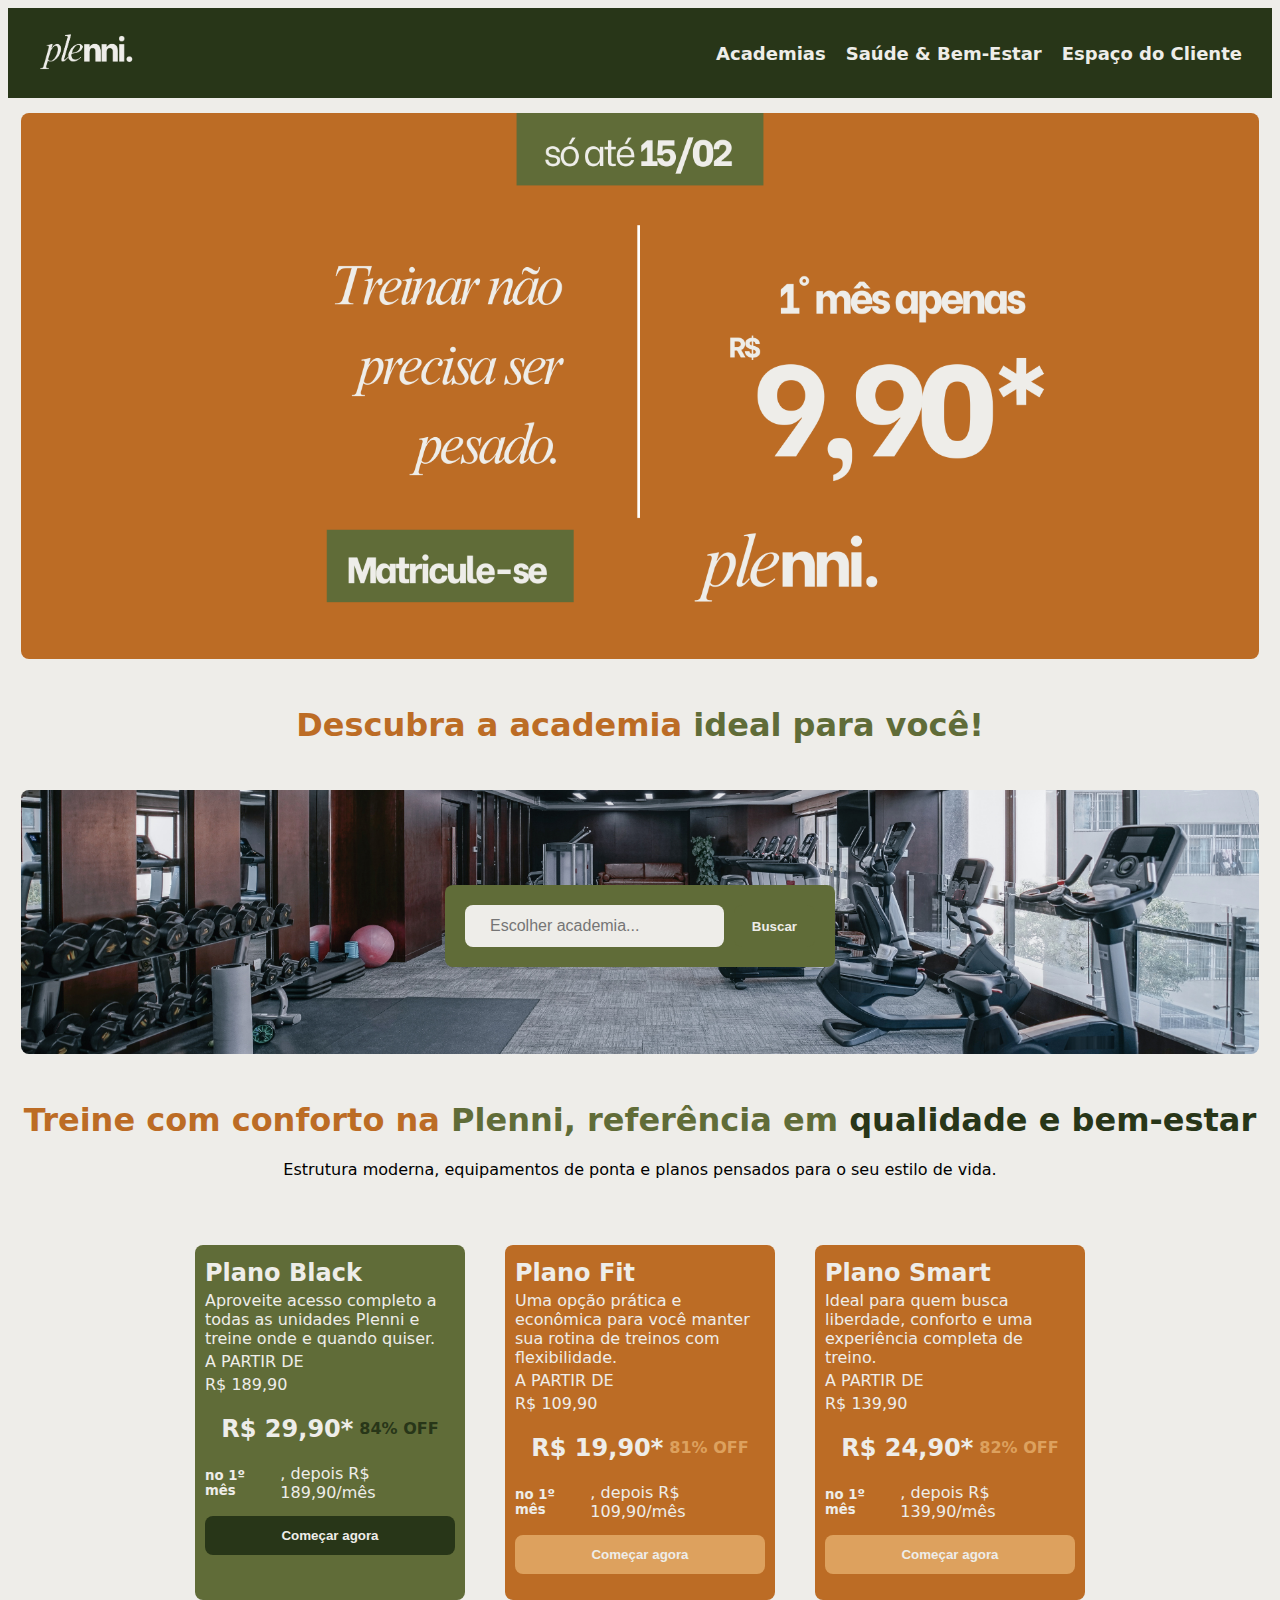
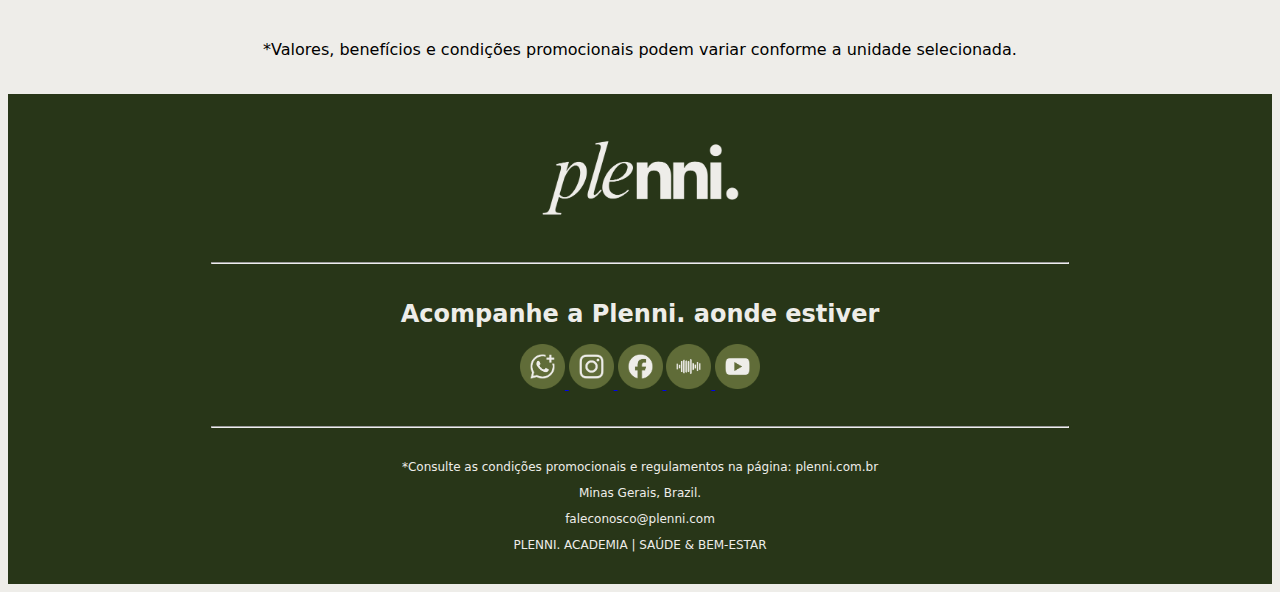
<file: index.html>
<!DOCTYPE html>
<html lang="pt-br">
<head>
    <meta charset="UTF-8">
    <meta name="viewport" content="width=device-width, initial-scale=1.0">
    <link rel="stylesheet" href="css/style.css">
    <title>Plenni | Academia</title>
</head>

<body>
    <!--Cabeçalho-->
    <header>
        <!--Logo-->
        <div class="logo">
            <a href="index.html">
                <img src="img/logo1.png" alt="Logo" title="Logo Plenni | Academia">
            </a>
        </div>
        <!--Links-->
        <div class="menu">
            <a href="academias.html">Academias</a>
            <a href="saude.html">Saúde & Bem-Estar</a>
            <a href="login.html">Espaço do Cliente</a>
        </div>
    </header>

    <!--Panner de Promoção-->
    <div class="panner_promo">
        <a href="academias.html">
            <img src="img/promo.png" alt="Promoção Inédita">
        </a>
    </div>

    <!--Texto h1-->
    <div class="text">
        <h1>
            <span class="cor1">Descubra a academia</span>
            <span class="cor2">ideal para você!</span>
        </h1>
    </div>

    <!--Panner de Local com Busca-->
    <div class="panner_local">
        <img src="img/local.png" alt="Academias">
        <form action="academias.html" method="get">
            <input type="search" name="barra_pesquisa" class="barra_pesquisa" placeholder="Escolher academia..." required>
            <button type="submit">Buscar</button>
        </form>
    </div>

    <!--Texto-->
    <div class="text">
        <h1>
            <span class="cor1">Treine com conforto na</span>
            <span class="cor2">Plenni, referência em</span>
            <span class="cor3">qualidade e bem-estar</span>
        </h1>
        <p>
            Estrutura moderna, equipamentos de ponta e planos pensados para o seu estilo de vida.
        </p>
    </div>
    
    <!--Planos de Mensalidade-->
    <div class="mensalidades">
        <div class="cardp">
            <h2>Plano Black</h2>
            <p>Aproveite acesso completo a todas as unidades Plenni e treine onde e quando quiser.</p>
            <p>A PARTIR DE</p>
            <p>R$ 189,90</p>
            <div class="preco">
                <h2 class="valor">R$ 29,90*</h2>
                <h4><span class="cor3">84% OFF</span></h4>
            </div>
            <div class="periodo">
                <h5><span>no 1º mês</span></h5>
                <p>, depois R$ 189,90/mês</p>
            </div>
            <a href="login.html">
                <button class="buttonp">Começar agora</button>
            </a>
        </div>

        <div class="card">
            <h2>Plano Fit</h2>
            <p>Uma opção prática e econômica para você manter sua rotina de treinos com flexibilidade.</p>
            <p>A PARTIR DE</p>
            <p>R$ 109,90</p>
            <div class="preco">
                <h2 class="valor">R$ 19,90*</h2>
                <h4><span class="cor4">81% OFF</span></h4>
            </div>
            <div class="periodo">
                <h5><span>no 1º mês</span></h5>
                <p>, depois R$ 109,90/mês</p>
            </div>
            <a href="login.html">
                <button class="buttonc">Começar agora</button>
            </a>
        </div>

        <div class="card">
            <h2>Plano Smart</h2>
            <p>Ideal para quem busca liberdade, conforto e uma experiência completa de treino.</p>
            <p>A PARTIR DE</p>
            <p>R$ 139,90</p>
            <div class="preco">
                <h2 class="valor">R$ 24,90*</h2>
                <h4><span class="cor4">82% OFF</span></h4>
            </div>
            <div class="periodo">
                <h5><span>no 1º mês</span></h5>
                <p>, depois R$ 139,90/mês</p>
            </div>            
            <a href="login.html">
                <button class="buttonc">Começar agora</button>
            </a>
        </div>
    </div>
    <p>*Valores, benefícios e condições promocionais podem variar conforme a unidade selecionada.</p><br>


    <!--Rodapé-->
    <footer>
        <div class="logo_footer">
            <a href="index.html">
                <img src="img/logo1.png" alt="Logo" title="Logo Plenni | Academia">
            </a>
        </div>
        <br>
        <hr>
        <br>
        <h1>Acompanhe a Plenni. aonde estiver</h1>
        <div class="redes_sociais">
            <a href="https://web.whatsapp.com/" target="_blank">
                <img src="img/whatsapp.png" alt="whatsapp" title="whatsapp">
            </a>
            <a href="https://www.instagram.com/" target="_blank">
                <img src="img/instagram.png" alt="instagram" title="instagram">
            </a>
            <a href="https://www.facebook.com/" target="_blank">
                <img src="img/facebook.png" alt="facebook" title="facebook">
            </a>
            <a href="https://open.spotify.com/intl-pt/" target="_blank">
                <img src="img/spotify.png" alt="spotify" title="spotify">
            </a>
            <a href="https://www.youtube.com/" target="_blank">
                <img src="img/youtube.png" alt="youtube" title="youtube">
            </a>
        </div>
        <br><br>
        <hr>
        <br>
        <p>*Consulte as condições promocionais e regulamentos na página: plenni.com.br</p>
        <p>Minas Gerais, Brazil.</p>
        <p>faleconosco@plenni.com</p>
        <p>PLENNI. ACADEMIA | SAÚDE & BEM-ESTAR</p>
    </footer>
</body>
</html>
</file>
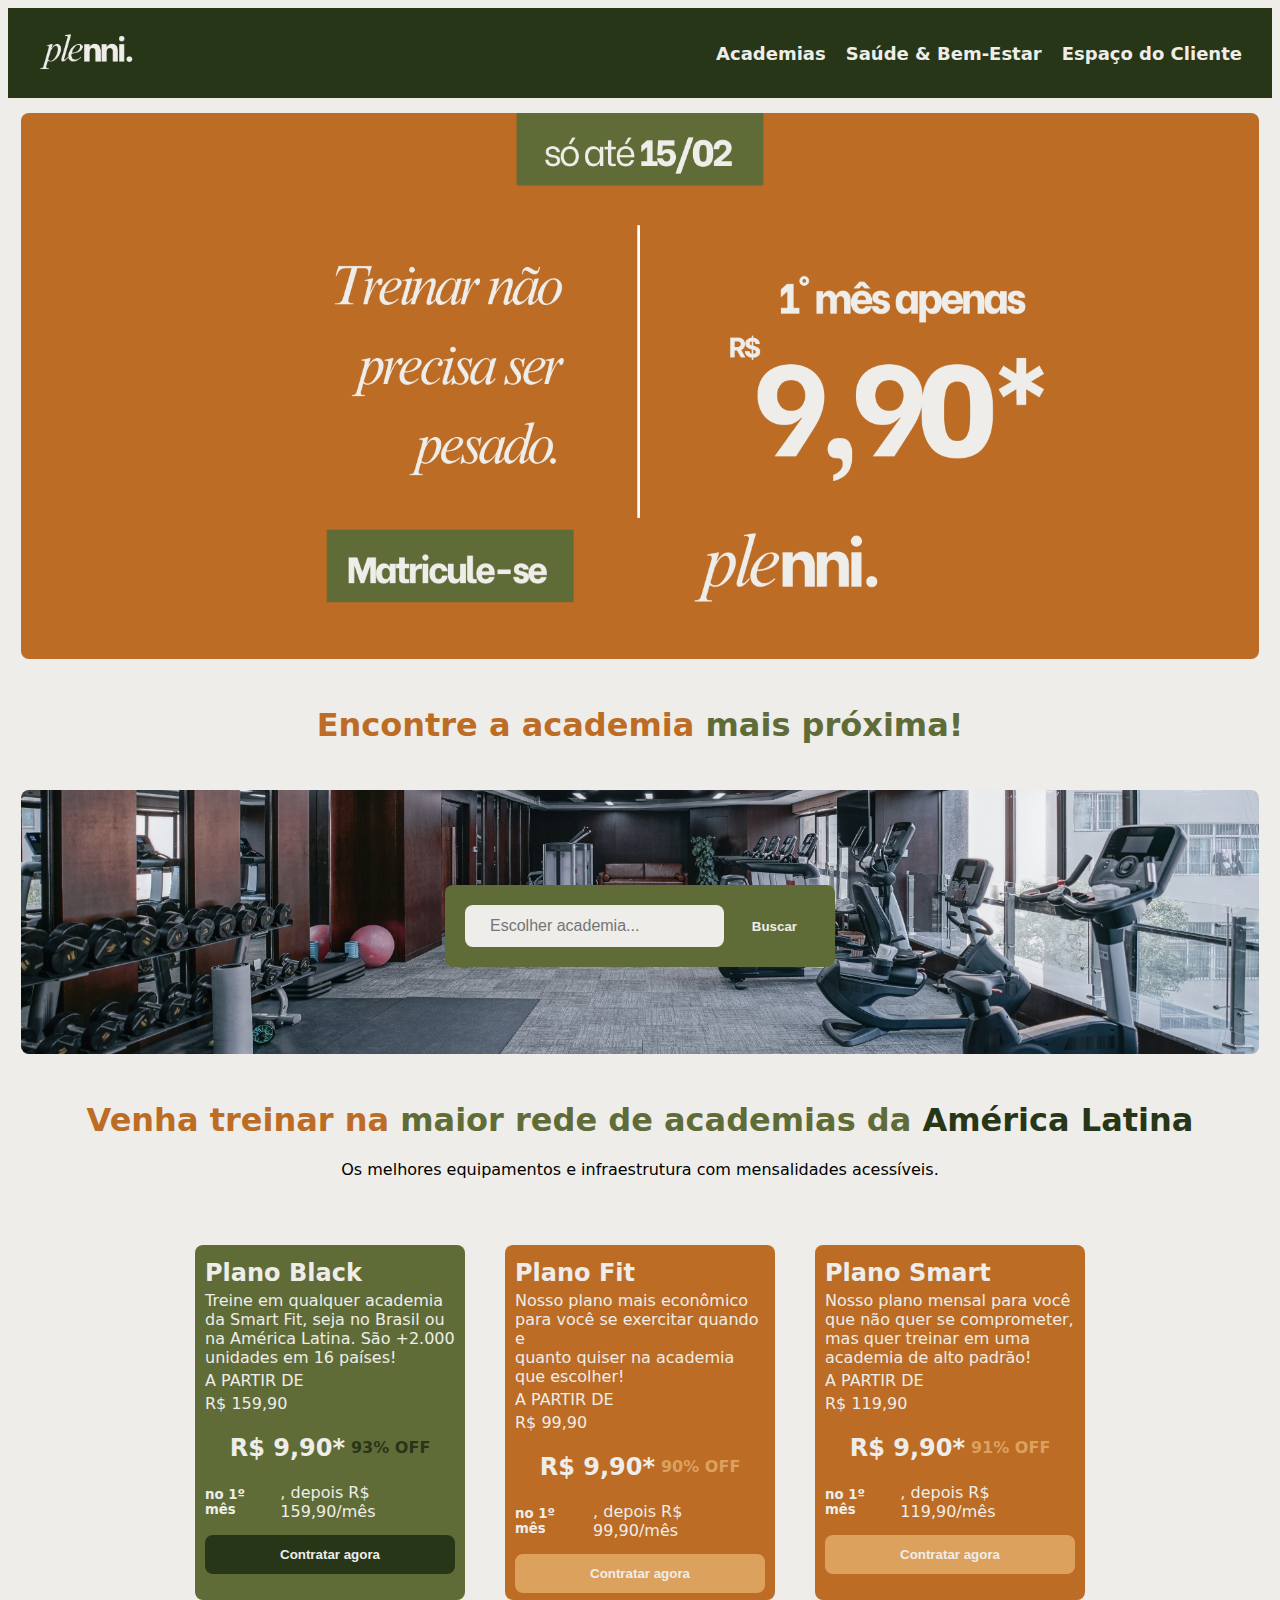
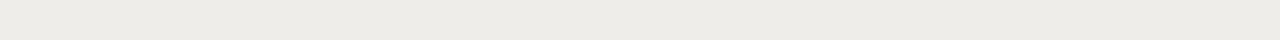
<file: html/index.html>
<!DOCTYPE html>
<html lang="pt-br">
<head>
    <meta charset="UTF-8">
    <meta name="viewport" content="width=device-width, initial-scale=1.0">
    <link rel="stylesheet" href="../css/style.css">
    <title>Plenni | Academia</title>
</head>

<body>
    <!--Cabeçalho-->
    <header>
        <!--Logo-->
        <div class="logo">
            <a href="index.html">
                <img src="../img/logo1.png" alt="Logo" title="Logo Plenni | Academia">
            </a>
        </div>
        <!--Links-->
        <div class="menu">
            <a href="../html/academias.html">Academias</a>
            <a href="../html/saude.html">Saúde & Bem-Estar</a>
            <a href="../html/login.html">Espaço do Cliente</a>
        </div>
    </header>

    <!--Panner de Promoção-->
    <div class="panner_promo">
        <a href="../html/academias.html">
            <img src="../img/promo.png" alt="Promoção Inédita">
        </a>
    </div>

    <!--Texto h1-->
    <div class="text">
        <h1>
            <span class="cor1">Encontre a academia</span>
            <span class="cor2">mais próxima!</span>
        </h1>
    </div>

    <!--Panner de Local com Busca-->
    <div class="panner_local">
        <img src="../img/local.png" alt="Academias">
        <form action="#" method="get">
            <input type="search" name="barra_pesquisa" class="barra_pesquisa" placeholder="Escolher academia..." required>
            <button type="submit">Buscar</button>
        </form>
    </div>

    <!--Texto-->
    <div class="text">
        <h1>
            <span class="cor1">Venha treinar na</span>
            <span class="cor2">maior rede de academias da</span>
            <span class="cor3">América Latina</span>
        </h1>
        <p>
            Os melhores equipamentos e infraestrutura com mensalidades acessíveis.
        </p>
    </div>
    
    <!--Planos de Mensalidade-->
    <div class="mensalidades">
        <div class="cardp">
            <h2>Plano Black</h2>
            <p>Treine em qualquer academia da Smart Fit, seja no Brasil ou na América Latina. São +2.000 unidades em 16 países!</p>
            <p>A PARTIR DE</p>
            <p>R$ 159,90</p>
            <div class="preco">
                <h2 class="valor">R$ 9,90*</h2>
                <h4><span class="cor3">93% OFF</span></h4>
            </div>
            <div class="periodo">
                <h5><span>no 1º mês</span></h5>
                <p>, depois R$ 159,90/mês</p>
            </div>
            <button class="buttonp">Contratar agora</button>
        </div>

        <div class="card">
            <h2>Plano Fit</h2>
            <p>Nosso plano mais econômico para você se exercitar quando e <br>quanto quiser na academia que escolher!</p>
            <p>A PARTIR DE</p>
            <p>R$ 99,90</p>
            <div class="preco">
                <h2 class="valor">R$ 9,90*</h2>
                <h4><span class="cor4">90% OFF</span></h4>
            </div>
            <div class="periodo">
                <h5><span>no 1º mês</span></h5>
                <p>, depois R$ 99,90/mês</p>
            </div>
            <button class="buttonc">Contratar agora</button>
        </div>

        <div class="card">
            <h2>Plano Smart</h2>
            <p>Nosso plano mensal para você que não quer se comprometer, mas quer treinar em uma academia de alto padrão!</p>
            <p>A PARTIR DE</p>
            <p>R$ 119,90</p>
            <div class="preco">
                <h2 class="valor">R$ 9,90*</h2>
                <h4><span class="cor4">91% OFF</span></h4>
            </div>
            <div class="periodo">
                <h5><span>no 1º mês</span></h5>
                <p>, depois R$ 119,90/mês</p>
            </div>            
            <button class="buttonc">Contratar agora</button>
        </div>
    </div>
</body>
</html>
</file>
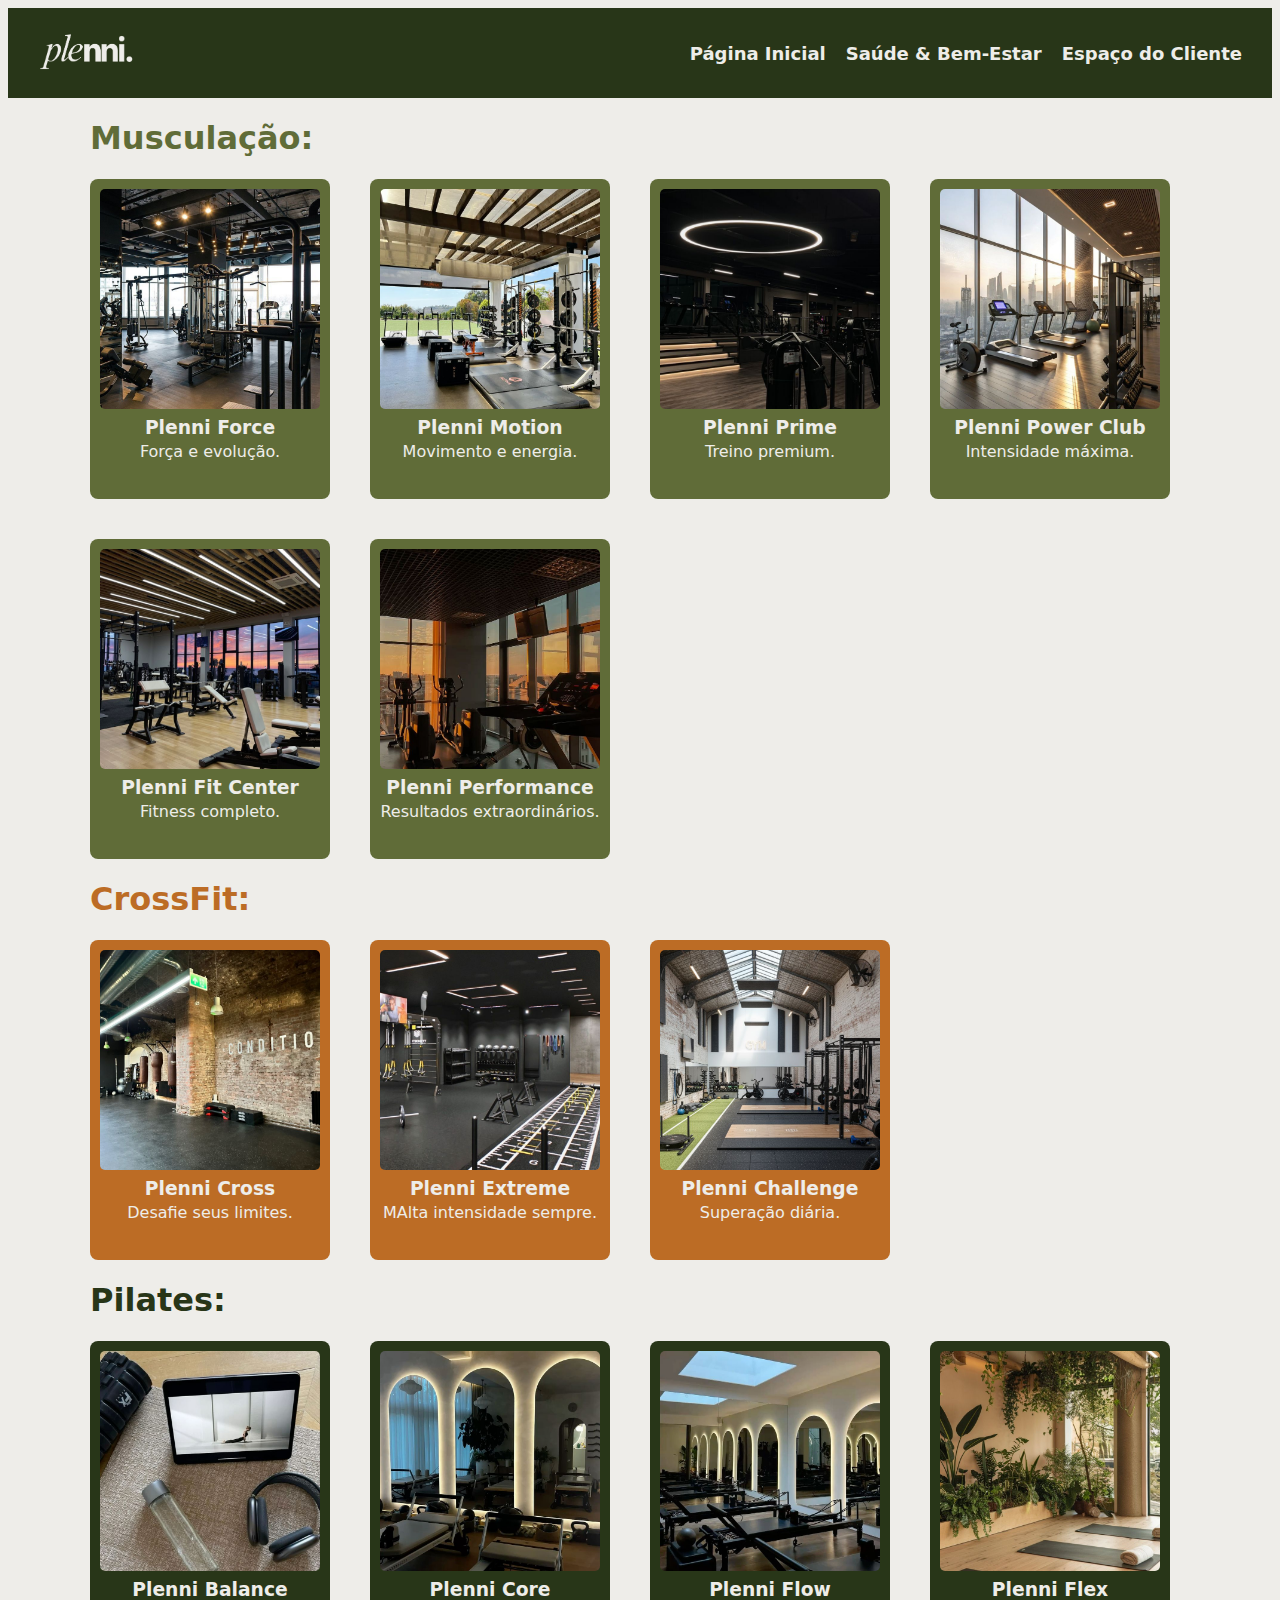
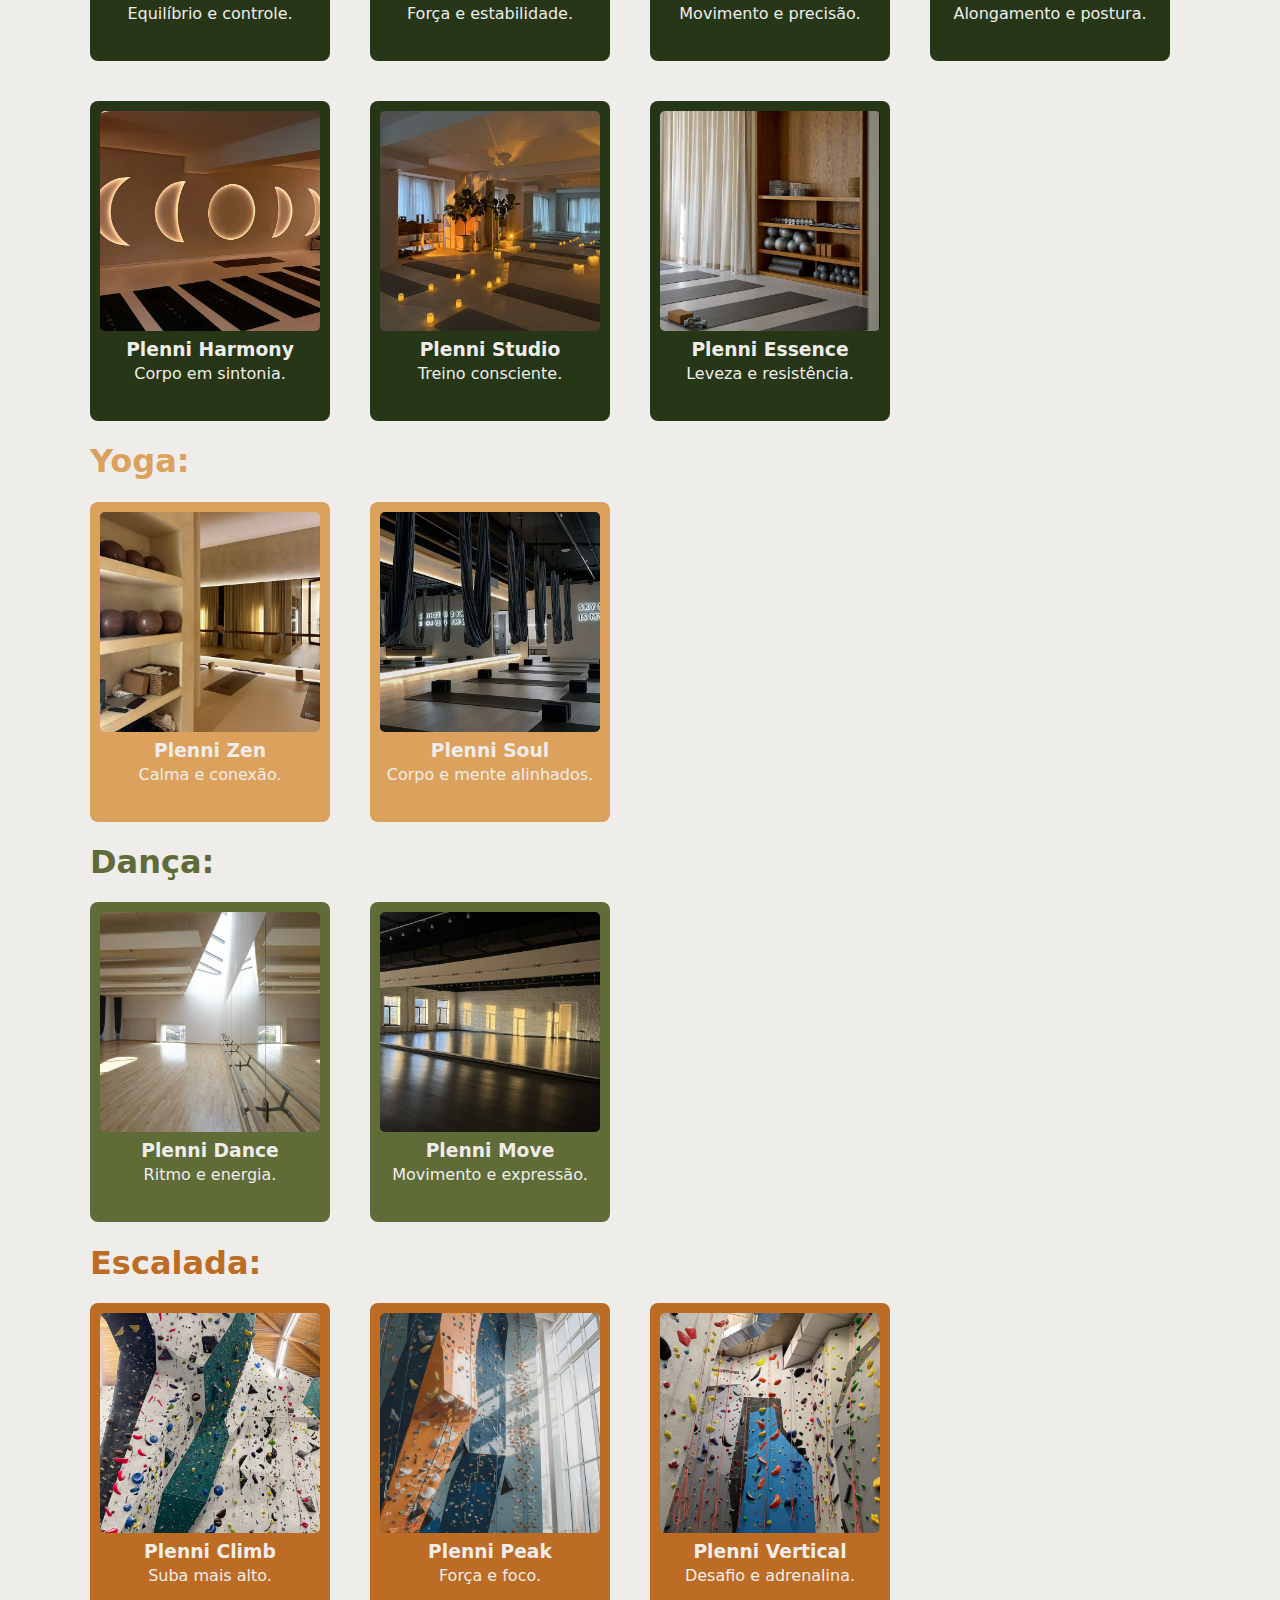
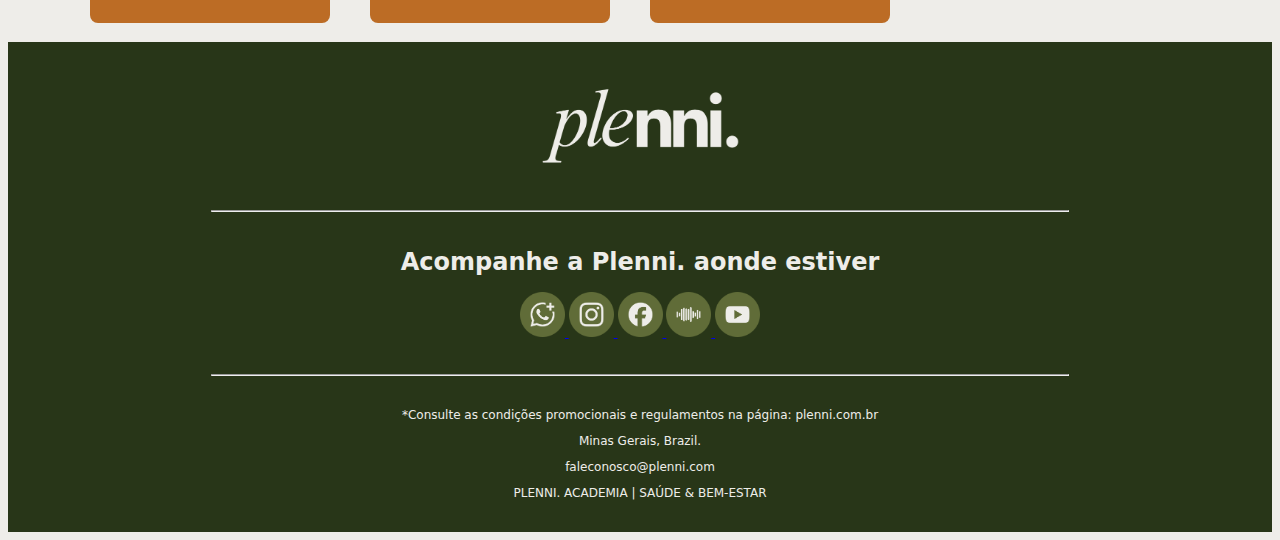
<file: academias.html>
<!DOCTYPE html>
<html lang="pt-br">
<head>
    <meta charset="UTF-8">
    <meta name="viewport" content="width=device-width, initial-scale=1.0">
    <link rel="stylesheet" href="css/style.css">
    <title>Plenni | Academia</title>
</head>

<body>
    <!--Cabeçalho-->
    <header>
        <!--Logo-->
        <div class="logo">
            <a href="index.html">
                <img src="img/logo1.png" alt="Logo" title="Logo Plenni | Academia">
            </a>
        </div>
        <!--Links-->
        <div class="menu">
            <a href="index.html">Página Inicial</a>
            <a href="saude.html">Saúde & Bem-Estar</a>
            <a href="login.html">Espaço do Cliente</a>
        </div>
    </header>

    <!--Espaço de Musculação-->
    <div class="titulos_esportivos">
        <h1><span class="cor2">Musculação:</span></h1>
    </div>
    <div class="musculacao">
        <div class="card_musculacao">
            <img src="img/academia.jpeg" alt="img">
            <h3>Plenni Force</h3>
            <p>Força e evolução.</p>
            </div>
        <div class="card_musculacao">
            <img src="img/academia2.jpeg" alt="img">
            <h3>Plenni Motion</h3>
            <p>Movimento e energia.</p>
            </div>
        <div class="card_musculacao">
            <img src="img/academia3.jpeg" alt="img">
            <h3>Plenni Prime</h3>
            <p>Treino premium.</p>
        </div>
        <div class="card_musculacao">
            <img src="img/academia4.jpeg" alt="img">
            <h3>Plenni Power Club</h3>
            <p>Intensidade máxima.</p>
        </div>
        <div class="card_musculacao">
            <img src="img/academia5.jpeg" alt="img">
            <h3>Plenni Fit Center</h3>
            <p>Fitness completo.</p>
        </div>
        <div class="card_musculacao">
            <img src="img/academia6.jpeg" alt="img">
            <h3>Plenni Performance</h3>
            <p>Resultados extraordinários.</p>
        </div>
    </div>

    <!--Espaço de CrossFit-->
    <div class="titulos_esportivos">
        <h1><span class="cor1">CrossFit:</span></h1>
    </div>
    <div class="crossfit">
        <div class="card_crossfit">
            <img src="img/crossfit.jpeg" alt="img">
            <h3>Plenni Cross</h3>
            <p>Desafie seus limites.</p>
            </div>
        <div class="card_crossfit">
            <img src="img/crossfit2.jpeg" alt="img">
            <h3>Plenni Extreme</h3>
            <p>MAlta intensidade sempre.</p>
            </div>
        <div class="card_crossfit">
            <img src="img/crossfit3.jpeg" alt="img">
            <h3>Plenni Challenge</h3>
            <p>Superação diária.</p>
        </div>
    </div>

    <!--Espaço de Pilates-->
    <div class="titulos_esportivos">
        <h1><span class="cor3">Pilates:</span></h1>
    </div>
    <div class="pilates">
        <div class="card_pilates">
            <img src="img/pilates.jpeg" alt="img">
            <h3>Plenni Balance</h3>
            <p>Equilíbrio e controle.</p>
            </div>
        <div class="card_pilates">
            <img src="img/pilates2.jpeg" alt="img">
            <h3>Plenni Core</h3>
            <p>Força e estabilidade.</p>
            </div>
        <div class="card_pilates">
            <img src="img/pilates3.jpeg" alt="img">
            <h3>Plenni Flow</h3>
            <p>Movimento e precisão.</p>
        </div>
        <div class="card_pilates">
            <img src="img/pilates4.jpeg" alt="img">
            <h3>Plenni Flex</h3>
            <p>Alongamento e postura.</p>
        </div>
        <div class="card_pilates">
            <img src="img/pilates5.jpeg" alt="img">
            <h3>Plenni Harmony</h3>
            <p>Corpo em sintonia.</p>
        </div>
        <div class="card_pilates">
            <img src="img/pilates6.jpeg" alt="img">
            <h3>Plenni Studio</h3>
            <p>Treino consciente.</p>
        </div>
        <div class="card_pilates">
            <img src="img/pilates7.jpeg" alt="img">
            <h3>Plenni Essence</h3>
            <p>Leveza e resistência.</p>
        </div>
    </div>

    <!--Espaço de Yoga-->
    <div class="titulos_esportivos">
        <h1><span class="cor4">Yoga:</span></h1>
    </div>
    <div class="yoga">
        <div class="card_yoga">
            <img src="img/yoga.jpeg" alt="img">
            <h3>Plenni Zen</h3>
            <p>Calma e conexão.</p>
            </div>
        <div class="card_yoga">
            <img src="img/yoga2.jpeg" alt="img">
            <h3>Plenni Soul</h3>
            <p>Corpo e mente alinhados.</p>
        </div>
    </div>

    <!--Espaço de Dança-->
    <div class="titulos_esportivos">
        <h1><span class="cor2">Dança:</span></h1>
    </div>
    <div class="danca">
        <div class="card_danca">
            <img src="img/danca.jpeg" alt="img">
            <h3>Plenni Dance</h3>
            <p>Ritmo e energia.</p>
            </div>
        <div class="card_danca">
            <img src="img/danca2.jpeg" alt="img">
            <h3>Plenni Move</h3>
            <p>Movimento e expressão.</p>
        </div>
    </div>

    <!--Espaço de Dança-->
    <div class="titulos_esportivos">
        <h1><span class="cor1">Escalada:</span></h1>
    </div>
    <div class="escalada">
        <div class="card_escalada">
            <img src="img/escalada.jpeg" alt="img">
            <h3>Plenni Climb</h3>
            <p>Suba mais alto.</p>
            </div>
        <div class="card_escalada">
            <img src="img/escalada2.jpeg" alt="img">
            <h3>Plenni Peak</h3>
            <p>Força e foco.</p>
        </div>
        <div class="card_escalada">
            <img src="img/escalada3.jpeg" alt="img">
            <h3>Plenni Vertical</h3>
            <p>Desafio e adrenalina.</p>
        </div>
    </div><br>

    <!--Rodapé-->
    <footer>
        <div class="logo_footer">
            <a href="index.html">
                <img src="img/logo1.png" alt="Logo" title="Logo Plenni | Academia">
            </a>
        </div>
        <br>
        <hr>
        <br>
        <h1>Acompanhe a Plenni. aonde estiver</h1>
        <div class="redes_sociais">
            <a href="https://web.whatsapp.com/" target="_blank">
                <img src="img/whatsapp.png" alt="whatsapp" title="whatsapp">
            </a>
            <a href="https://www.instagram.com/" target="_blank">
                <img src="img/instagram.png" alt="instagram" title="instagram">
            </a>
            <a href="https://www.facebook.com/" target="_blank">
                <img src="img/facebook.png" alt="facebook" title="facebook">
            </a>
            <a href="https://open.spotify.com/intl-pt/" target="_blank">
                <img src="img/spotify.png" alt="spotify" title="spotify">
            </a>
            <a href="https://www.youtube.com/" target="_blank">
                <img src="img/youtube.png" alt="youtube" title="youtube">
            </a>
        </div>
        <br><br>
        <hr>
        <br>
        <p>*Consulte as condições promocionais e regulamentos na página: plenni.com.br</p>
        <p>Minas Gerais, Brazil.</p>
        <p>faleconosco@plenni.com</p>
        <p>PLENNI. ACADEMIA | SAÚDE & BEM-ESTAR</p>
    </footer>
</body>
</html>
</file>
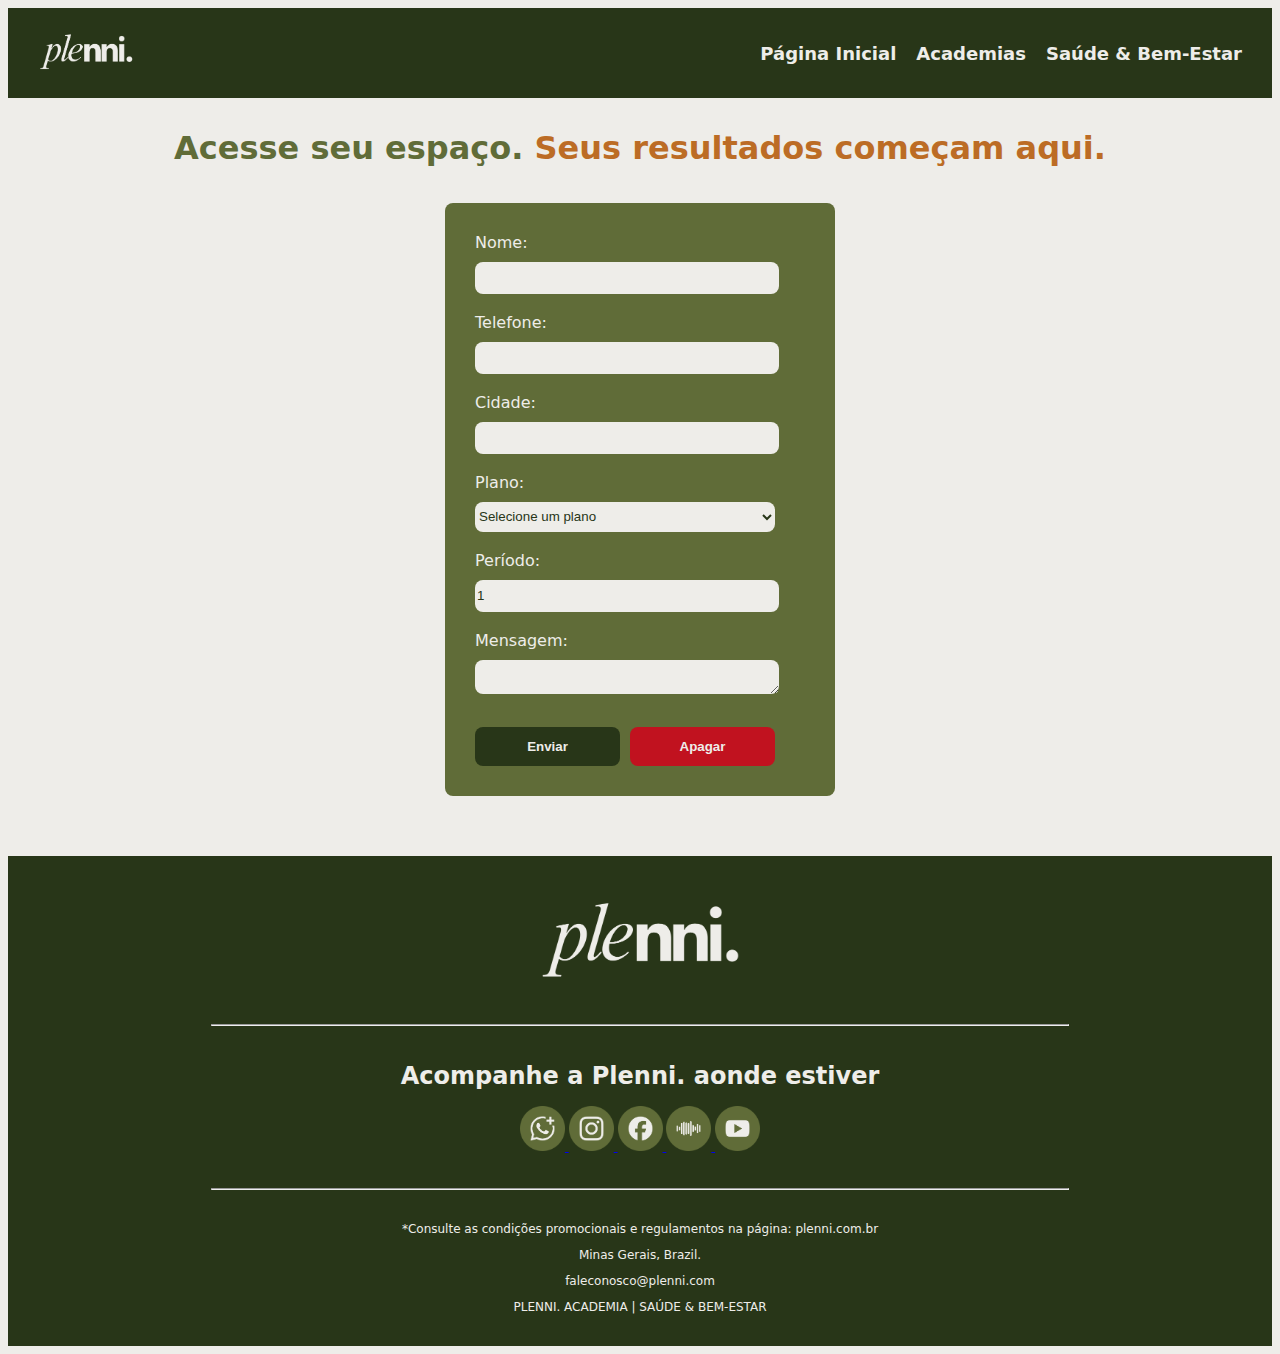
<file: login.html>
<!DOCTYPE html>
<html lang="pt-br">
<head>
    <meta charset="UTF-8">
    <meta name="viewport" content="width=device-width, initial-scale=1.0">
    <link rel="stylesheet" href="css/style.css">
    <title>Plenni | Academia</title>
</head>

<body>
    <!--Cabeçalho-->
    <header>
        <!--Logo-->
        <div class="logo">
            <a href="index.html">
                <img src="img/logo1.png" alt="Logo" title="Logo Plenni | Academia">
            </a>
        </div>
        <!--Links-->
        <div class="menu">
            <a href="index.html">Página Inicial</a>
            <a href="academias.html">Academias</a>
            <a href="saude.html">Saúde & Bem-Estar</a>
        </div>
    </header>

    <!--Texto h1-->
    <div class="text">
        <h1>
            <span class="cor2">Acesse seu espaço.</span>
            <span class="cor1">Seus resultados começam aqui.</span>
        </h1>
    </div>

    <!--Login-->
    <form action="index.html" method="post" class="form-pedido">
        <div class="enquadrar">
            <label for="nome">Nome:</label>
            <input type="text" id="nome" name="nome" required><br><br>

            <label for="telefone">Telefone:</label>
            <input type="tel" id="telefone" name="telefone" required><br><br>

            <label for="cidade">Cidade:</label>
            <input type="text" id="cidade" name="cidade"><br><br>

            <label for="produto">Plano:</label>
            <select id="produto" name="produto" required>
                <option value="">Selecione um plano</option>
                <option value="produto1">Plano Black</option>
                <option value="produto2">Plano Fit</option>
                <option value="produto3">Plano Smart</option>
            </select><br><br>

            <label for="quantidade">Período:</label>
            <input type="number" id="quantidade" name="quantidade" min="1" max="12" value="1" required><br><br>

            <label for="mensagem">Mensagem:</label>
            <textarea id="mensagem" name="mensagem" rows="4"></textarea><br><br>

            <div class="botoes">
                <input type="submit" value="Enviar" id="enviar">
                <input type="reset" value="Apagar" id="apagar">
            </div>
        </div>
    </form>

    <!--Rodapé-->
    <footer>
        <div class="logo_footer">
            <a href="index.html">
                <img src="img/logo1.png" alt="Logo" title="Logo Plenni | Academia">
            </a>
        </div>
        <br>
        <hr>
        <br>
        <h1>Acompanhe a Plenni. aonde estiver</h1>
        <div class="redes_sociais">
            <a href="https://web.whatsapp.com/" target="_blank">
                <img src="img/whatsapp.png" alt="whatsapp" title="whatsapp">
            </a>
            <a href="https://www.instagram.com/" target="_blank">
                <img src="img/instagram.png" alt="instagram" title="instagram">
            </a>
            <a href="https://www.facebook.com/" target="_blank">
                <img src="img/facebook.png" alt="facebook" title="facebook">
            </a>
            <a href="https://open.spotify.com/intl-pt/" target="_blank">
                <img src="img/spotify.png" alt="spotify" title="spotify">
            </a>
            <a href="https://www.youtube.com/" target="_blank">
                <img src="img/youtube.png" alt="youtube" title="youtube">
            </a>
        </div>
        <br><br>
        <hr>
        <br>
        <p>*Consulte as condições promocionais e regulamentos na página: plenni.com.br</p>
        <p>Minas Gerais, Brazil.</p>
        <p>faleconosco@plenni.com</p>
        <p>PLENNI. ACADEMIA | SAÚDE & BEM-ESTAR</p>
    </footer>
</body>
</html>
</file>
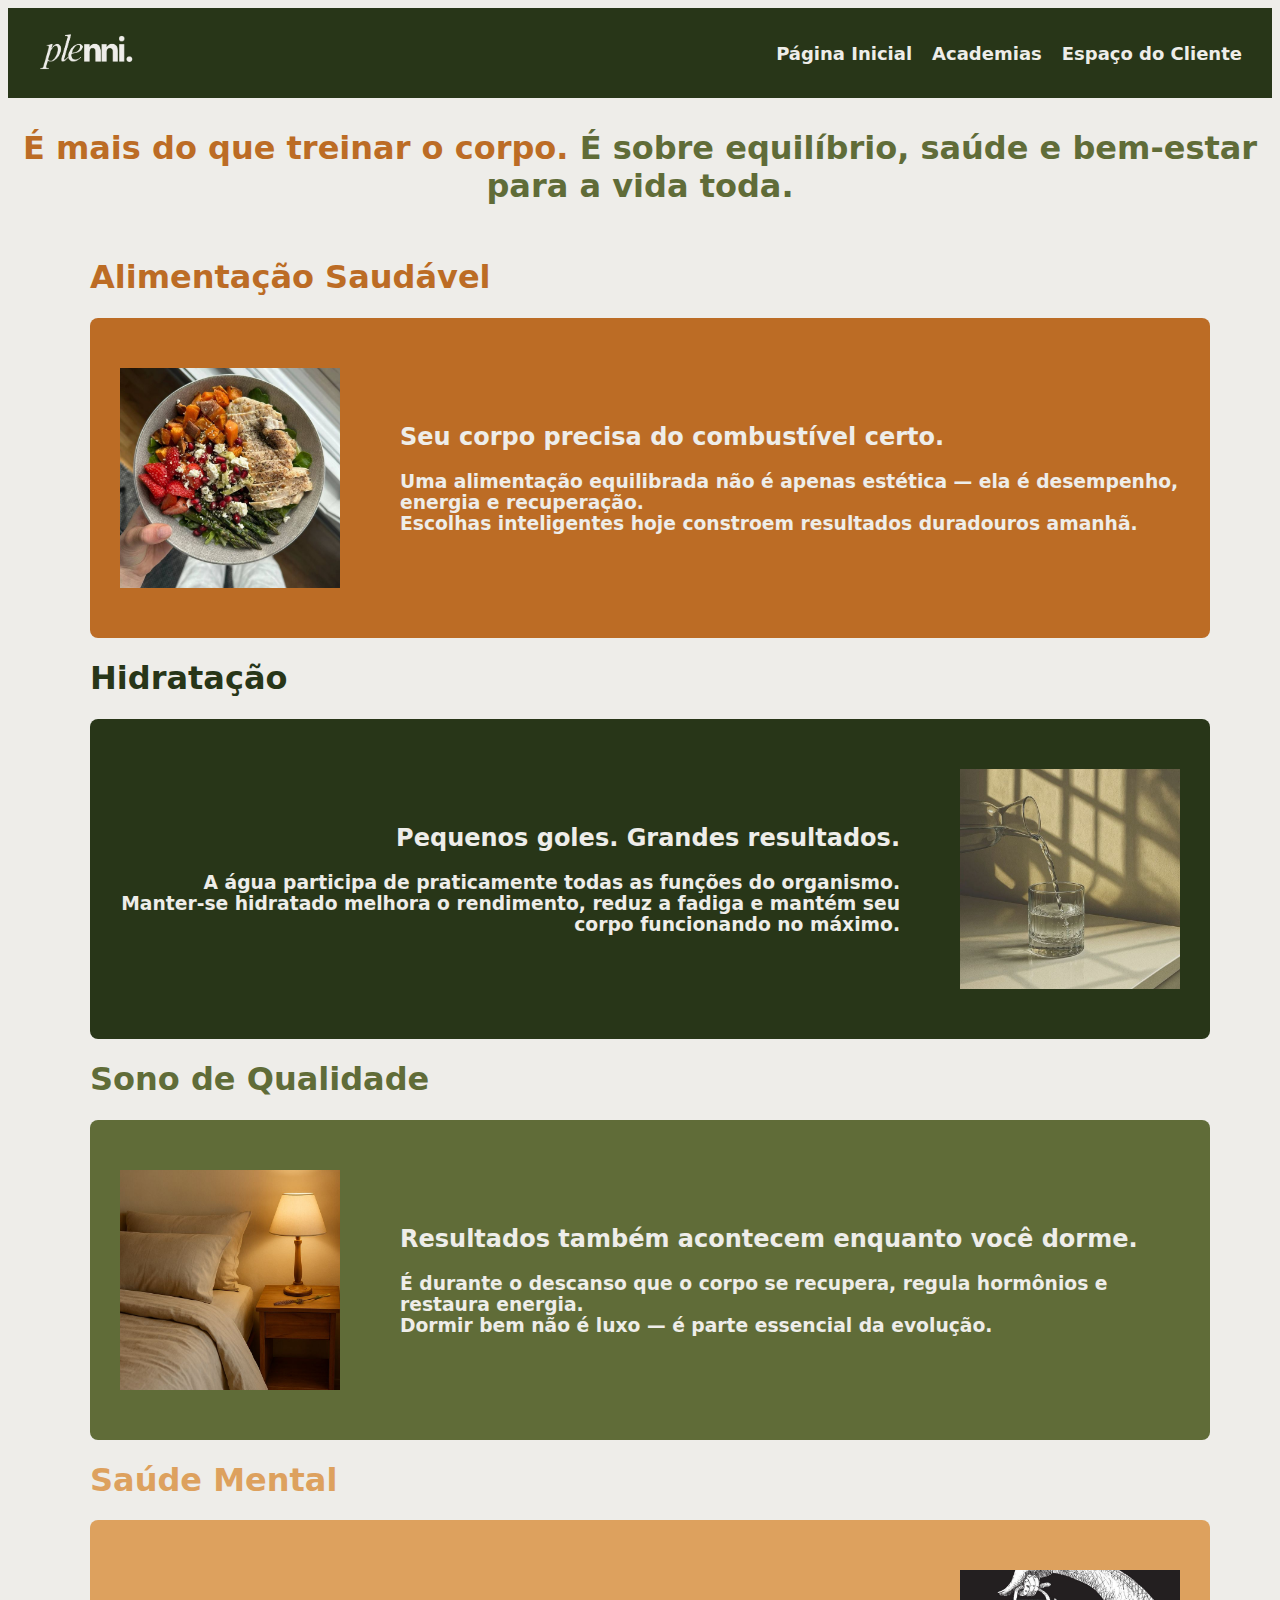
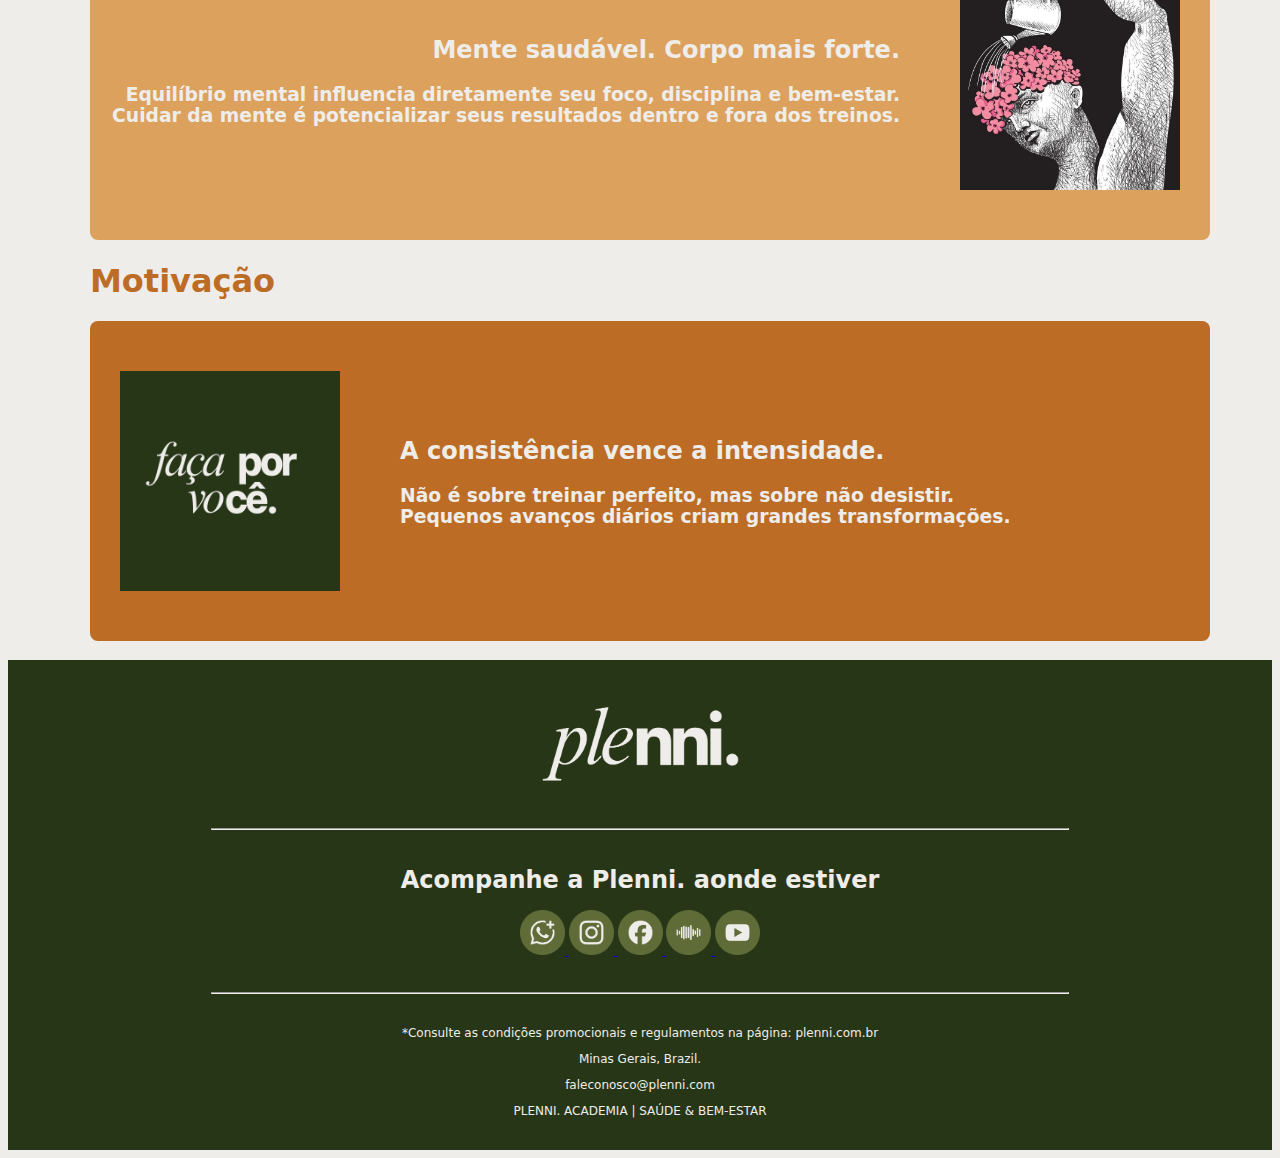
<file: saude.html>
<!DOCTYPE html>
<html lang="pt-br">
<head>
    <meta charset="UTF-8">
    <meta name="viewport" content="width=device-width, initial-scale=1.0">
    <link rel="stylesheet" href="css/style.css">
    <title>Plenni | Academia</title>
</head>

<body>
    <!--Cabeçalho-->
    <header>
        <!--Logo-->
        <div class="logo">
            <a href="index.html">
                <img src="img/logo1.png" alt="Logo" title="Logo Plenni | Academia">
            </a>
        </div>
        <!--Links-->
        <div class="menu">
            <a href="index.html">Página Inicial</a>
            <a href="academias.html">Academias</a>
            <a href="login.html">Espaço do Cliente</a>
        </div>
    </header>

    <!--Texto h1-->
    <div class="text">
        <h1>
            <span class="cor1">É mais do que treinar o corpo.</span>
            <span class="cor2">É sobre equilíbrio, saúde e bem-estar para a vida toda.</span>
        </h1>
    </div>

    <!--Alimentação Saudável-->
    <div class="saude">
        <div class="titulos_saude">
            <h1><span class="cor1">Alimentação Saudável</span></h1>
        </div>
        <div class="alimentacao">
            <img src="img/alimentacao.jpeg" alt="Alimentação Saudável" title="Alimentação Saudável">
            <div class="texto_alimentacao">
                <h2>Seu corpo precisa do combustível certo.</h2>
                <h3>
                    Uma alimentação equilibrada não é apenas estética — ela é desempenho, energia e recuperação.<br>
                    Escolhas inteligentes hoje constroem resultados duradouros amanhã.
                </h3>
            </div>
        </div>
    </div>

    <!--Hidratação-->
    <div class="saude">
        <div class="titulos_saude">
            <h1><span class="cor3">Hidratação</span></h1>
        </div>
        <div class="agua">
            <div class="texto_agua">
                <h2>Pequenos goles. Grandes resultados.</h2>
                <h3>
                    A água participa de praticamente todas as funções do organismo.<br>
                    Manter-se hidratado melhora o rendimento, reduz a fadiga e mantém seu corpo funcionando no máximo.
                </h3>
            </div>
            <img src="img/agua.jpeg" alt="Água" title="Água">
        </div>
    </div>
    
    <!--Sono-->
    <div class="saude">
        <div class="titulos_saude">
            <h1><span class="cor2">Sono de Qualidade</span></h1>
        </div>
        <div class="sono">
            <img src="img/sono de qualidade.jpeg" alt="Sono" title="Sono de Qualidade">
            <div class="texto_sono">
                <h2>Resultados também acontecem enquanto você dorme.</h2>
                <h3>
                    É durante o descanso que o corpo se recupera, regula hormônios e restaura energia.<br>
                    Dormir bem não é luxo — é parte essencial da evolução.
                </h3>
            </div>
        </div>
    </div>

    <!--Saúde Mental-->
    <div class="saude">
        <div class="titulos_saude">
            <h1><span class="cor4">Saúde Mental</span></h1>
        </div>
        <div class="mental">
            <div class="texto_mental">
                <h2>Mente saudável. Corpo mais forte.</h2>
                <h3>
                    Equilíbrio mental influencia diretamente seu foco, disciplina e bem-estar.<br>
                    Cuidar da mente é potencializar seus resultados dentro e fora dos treinos.
                </h3>
            </div>
            <img src="img/mental.jpeg" alt="mental" title="Saúde Mental">
        </div>
    </div>

    <!--Motivação-->
    <div class="saude">
        <div class="titulos_saude">
            <h1><span class="cor1">Motivação</span></h1>
        </div>
        <div class="motivacao">
            <img src="img/motivacao.png" alt="motivacao" title="Motivação">
            <div class="texto_motivacao">
                <h2>A consistência vence a intensidade.</h2>
                <h3>
                    Não é sobre treinar perfeito, mas sobre não desistir.<br>
                    Pequenos avanços diários criam grandes transformações.
                </h3>
            </div>
        </div>
    </div><br>

    <!--Rodapé-->
    <footer>
        <div class="logo_footer">
            <a href="index.html">
                <img src="img/logo1.png" alt="Logo" title="Logo Plenni | Academia">
            </a>
        </div>
        <br>
        <hr>
        <br>
        <h1>Acompanhe a Plenni. aonde estiver</h1>
        <div class="redes_sociais">
            <a href="https://web.whatsapp.com/" target="_blank">
                <img src="img/whatsapp.png" alt="whatsapp" title="whatsapp">
            </a>
            <a href="https://www.instagram.com/" target="_blank">
                <img src="img/instagram.png" alt="instagram" title="instagram">
            </a>
            <a href="https://www.facebook.com/" target="_blank">
                <img src="img/facebook.png" alt="facebook" title="facebook">
            </a>
            <a href="https://open.spotify.com/intl-pt/" target="_blank">
                <img src="img/spotify.png" alt="spotify" title="spotify">
            </a>
            <a href="https://www.youtube.com/" target="_blank">
                <img src="img/youtube.png" alt="youtube" title="youtube">
            </a>
        </div>
        <br><br>
        <hr>
        <br>
        <p>*Consulte as condições promocionais e regulamentos na página: plenni.com.br</p>
        <p>Minas Gerais, Brazil.</p>
        <p>faleconosco@plenni.com</p>
        <p>PLENNI. ACADEMIA | SAÚDE & BEM-ESTAR</p>
    </footer>
</body>
</html>
</file>
<file: css/style.css>
/*Body ---------------------------------------------------------*/
/*Geral*/
body {
    background-color: #eeede9;
    font-family: system-ui, -apple-system, BlinkMacSystemFont, 'Segoe UI', Roboto, Oxygen, Ubuntu, Cantarell, 'Open Sans', 'Helvetica Neue', sans-serif;
    text-align: center;
}
/*Texto*/
.text {
    padding: 10px;
}
/*Colors*/
.cor1 { color: #bc6c25;}
.cor2 {color: #606c38;}
.cor3 {color: #283618;}
.cor4 {color: #dda15e;}

/*Cabeçalho ---------------------------------------------------------*/
/*Geral*/
header {
    display: flex;
    justify-content: space-between;
    align-items: center;
    background-color: #283618;
    padding: 0 30px;
    height: 90px;
}
/*Logo*/
header img{
    height: 40px;
    width: auto;
}
/*Menu*/
.menu {
    display: flex;
    gap: 20px;
}
.menu a{
    color: #eeede9;
    text-decoration: none;
    font-weight: bold;
    font-size: 18px;
}
.menu a:hover {
    text-decoration: underline;
}

/*Panner de Promoção ---------------------------------------------------------*/
/*Geral*/
.panner_promo img{
    width: 98%;
    height: auto;
    display: block;
    object-fit: cover;
    border-radius: 8px;
    margin: 15px auto;
}

/*Panner de Local ---------------------------------------------------------*/
/*Geral*/
.panner_local {
    position: relative;
}
.panner_local img{
    width: 98%;
    height: auto;
    display: block;
    object-fit: cover;
    border-radius: 8px;
    margin: 15px auto;
}
/*Formulário*/
.panner_local form{
    position: absolute;
    top: 50%;
    left: 50%;
    transform: translate(-50%, -50%);
    display: flex;
    gap: 10px;
}
/*Barra de Pesquisa*/
.barra_pesquisa {
    background-color: #eeede9;
    color: #283618;
    padding: 12px 25px;
    border-radius: 8px;
    border: none;
    outline: none;
    font-size: 16px;
    width: 350px;
}
/*Botão da Barra de Pesquisa*/
.panner_local button {
    background-color: #606c38;
    color: #eeede9;
    border: none;
    padding: 12px 18px;
    border-radius: 8px;
    font-weight: bold;
    cursor: pointer;
}
.panner_local button:hover {
    background-color: #bc6c25;
}

/*Cards de Mensalidade ---------------------------------------------------------*/
/*Geral*/
.mensalidades {
    display: flex;
    gap: 40px;
    margin: 40px 20px;
    justify-content: center;
}
.card, .cardp {
    width: 250px;
    height: 335px;
    padding: 10px;
    border-radius: 8px;
    border: #283618;
}
.cardp {
    background-color: #606c38;
}
.card {
    background-color: #bc6c25;
}
.card h2, .card p, .card h5, .cardp h2, .cardp p, .cardp h5 {
    color: #eeede9;
    margin: 4px 0;
    text-align: left;
}
.card .valor, .cardp .valor {
    color: #eeede9;
    margin: 4px 0;
    text-align: center;
}
.preco, .periodo {
    display: flex;
    align-items: center;
    gap: 6px;
}
.preco {
    justify-content: center;
}
.buttonp, .buttonc {
    color: #eeede9;
    border: none;
    padding: 12px 18px;
    border-radius: 8px;
    font-weight: bold;
    cursor: pointer;
    width: 100%;     
    margin-top: 10px;
}
.buttonp {
    background-color: #283618;
}
.buttonc {
    background-color: #dda15e;
}
.buttonp:hover {
    background-color: #bc6c25;
}
.buttonc:hover {
    background-color: #606c38;
}

/*Footer ---------------------------------------------------------*/
/*Geral*/
footer{
    background-color: #283618;
    color: #eeede9;
    font-size: 12px;
    padding: 20px;
}
hr {
    width: 70%;
    height: auto;
    color: #eeede9;
}
.logo_footer img{
    height: 85px;
    width: auto;
    padding: 20px;
}
.redes_sociais img {
    height: 45px;
    width: auto;
}
.redes_sociais {
    outline: none;
}

/*Página de Academia---------------------------------------------------------*/
/*Cards Esportivos*/
.titulos_esportivos {
    max-width: 1100px;
    margin: 0 auto;
    text-align: left;
}

/*Cards Musculação, Cross-Fit, Pilates, Yoga, Dança, Escalada ---------------------------------------------------------*/
.card_musculacao, .card_danca {
    background-color: #606c38;
}
.card_crossfit, .card_escalada {
    background-color: #bc6c25;
}
.card_pilates {
    background-color: #283618;
}
.card_yoga {
    background-color: #dda15e;
}
.musculacao, .pilates, .crossfit, .yoga, .danca, .escalada{
    display: flex;
    flex-wrap: wrap;
    gap: 40px;
    justify-content: flex-start;
    max-width: 1100px; 
    margin: 0 auto;
}
.card_musculacao, .card_pilates, .card_crossfit, .card_yoga, .card_danca, .card_escalada{
    width: 220px;
    height: 300px;
    padding: 10px;
    border-radius: 8px;
    color: #eeede9;
}
.card_musculacao img, .card_pilates img, .card_crossfit img, .card_yoga img, .card_danca img, .card_escalada img{
    width: 220px;
    height: 220px;
    border-radius: 5px;
    object-fit: cover;
}
.card_musculacao h3, .card_musculacao p, .card_pilates h3, .card_pilates p, .card_crossfit h3, .card_crossfit p, .card_yoga h3, .card_yoga p, 
.card_danca h3, .card_danca p, .card_escalada h3, .card_escalada p{
    margin: 4px 0;
}

/*Página de Saúde & Bem-Estar---------------------------------------------------------*/
.alimentacao, .motivacao {
    background-color: #bc6c25;
}
.agua {
    background-color: #283618;
}
.sono {
    background-color: #606c38;
}
.mental {
    background-color: #dda15e;
}
.texto_alimentacao, .texto_sono, .texto_motivacao {
    text-align: left;
    flex: 1;
}
.texto_agua, .texto_mental {
    text-align: right;
    flex: 1;
}
.saude {
    max-width: 1100px;
    margin: 0 auto;
    text-align: left;
}
.alimentacao , .agua, .sono, .mental, .motivacao {
    display: flex;
    align-items: center;  
    gap: 40px;
    width: 1100px;
    height: 300px;
    padding: 10px;
    border-radius: 8px;
    color: #eeede9;
}
.alimentacao img, .agua img, .sono img, .mental img, .motivacao img{
    width: 220px;
    height: 220px;
    border-radius: 5px;
    object-fit: cover;
    padding: 20px;
}

/*Página de Saúde & Bem-Estar---------------------------------------------------------*/
form {
    width: 350px;
    padding: 20px;
    border-radius: 8px;
    background-color: #606c38;
    color: #eeede9;
    margin: 4px auto;
    text-align: left;
    margin-bottom: 60px;
}

.enquadrar {
    width: 300px;
    padding: 10px;
}

#nome, #telefone, #cidade, #produto, #quantidade, #mensagem {
    background-color: #eeede9;
    color: #283618;
    width: 100%;
    height: 30px;
    border: none;
    border-radius: 8px;
    margin-top: 10px;   
}
.botoes {
    display: flex;
    gap: 10px;
}
#enviar, #apagar {
    flex: 1;
    color: #eeede9;
    border: none;
    padding: 12px 18px;
    border-radius: 8px;
    font-weight: bold;
    cursor: pointer;
    width: 50%;     
    margin-top: 10px;
}
#enviar {
    background-color: #283618;
}
#apagar {
    background-color: #c1121f;
}
#enviar:hover {
    background-color: #a3b18a;
}
#apagar:hover {
    background-color: #ad2831;
}
</file>
